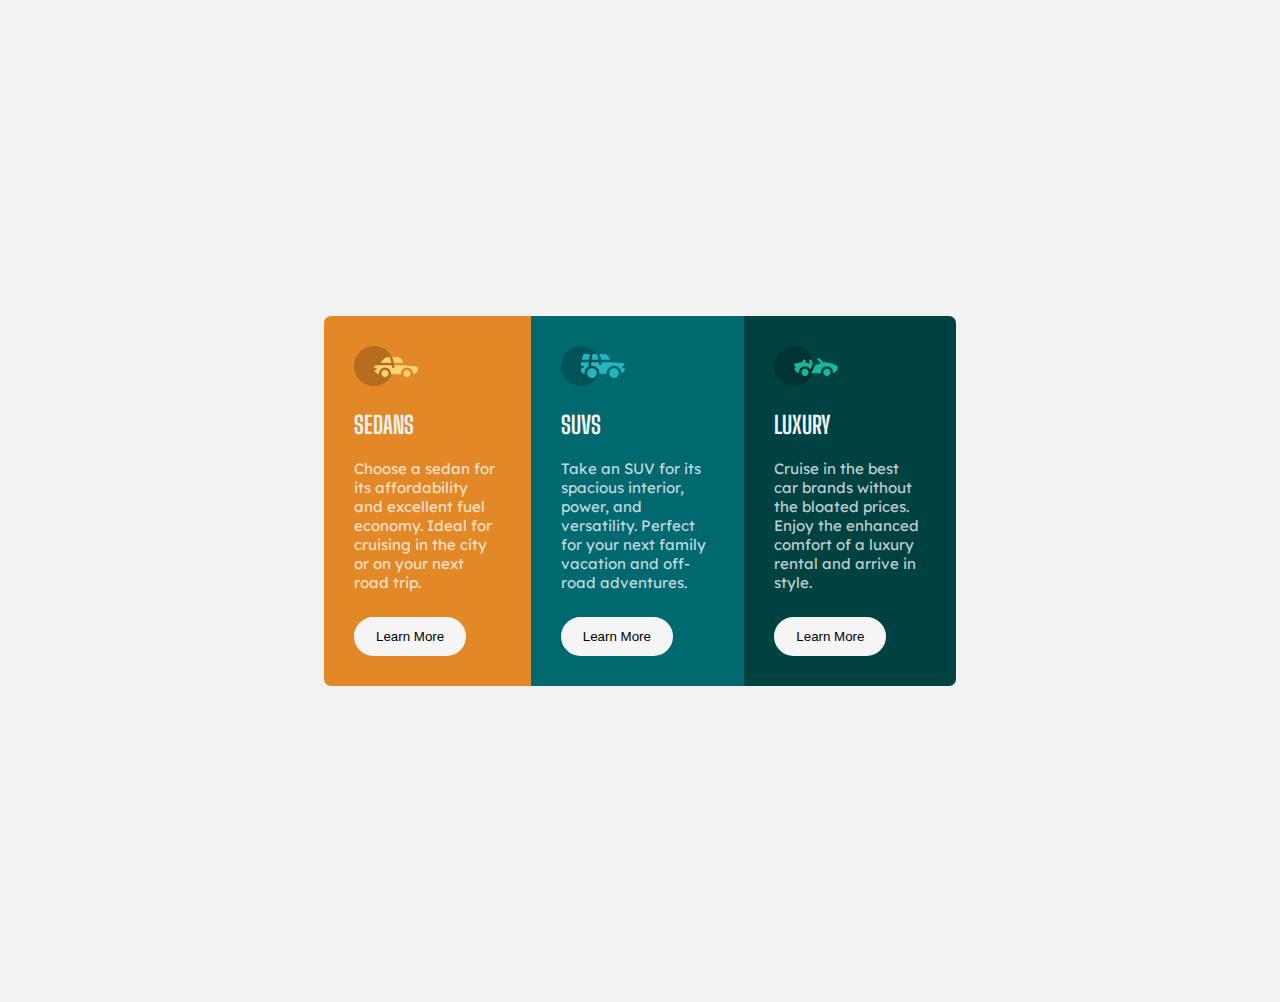
<file: index.html>
<!DOCTYPE html>
<html lang="en">
  <head>
    <meta charset="UTF-8" />
    <meta http-equiv="X-UA-Compatible" content="IE=edge" />
    <meta name="viewport" content="width=device-width, initial-scale=1.0" />
    <title>Flexbox layout</title>
    <link rel="stylesheet" href="instyle.css" />
    <link rel="preconnect" href="https://fonts.googleapis.com" />
    <link rel="preconnect" href="https://fonts.gstatic.com" crossorigin />
    <link
      href="https://fonts.googleapis.com/css2?family=Big+Shoulders+Display:wght@600&family=Lexend+Deca:wght@300&display=swap"
      rel="stylesheet"
    />
    <link rel="icon" type="image/svg+xml" href="/src/favicon.svg" />
  </head>
  <body>
    <main>
      <div class="content">
        <div class="sedans">
          <img src="icon-sedans.svg" />
          <h2>SEDANS</h2>
          <p>
            Choose a sedan for its affordability and excellent fuel economy.
            Ideal for cruising in the city or on your next road trip.
          </p>

          <button type="button">Learn More</button>
        </div>
        <div class="suvs">
          <img src="icon-suvs.svg" />
          <h2>SUVS</h2>
          <p>
            Take an SUV for its spacious interior, power, and versatility.
            Perfect for your next family vacation and off-road adventures.
          </p>

          <button type="button">Learn More</button>
        </div>
        <div class="luxury">
          <img src="icon-luxury.svg" />
          <h2>LUXURY</h2>
          <p>
            Cruise in the best car brands without the bloated prices. Enjoy the
            enhanced comfort of a luxury rental and arrive in style.
          </p>

          <button type="button">Learn More</button>
        </div>
      </div>
    </main>
  </body>
</html>
</file>
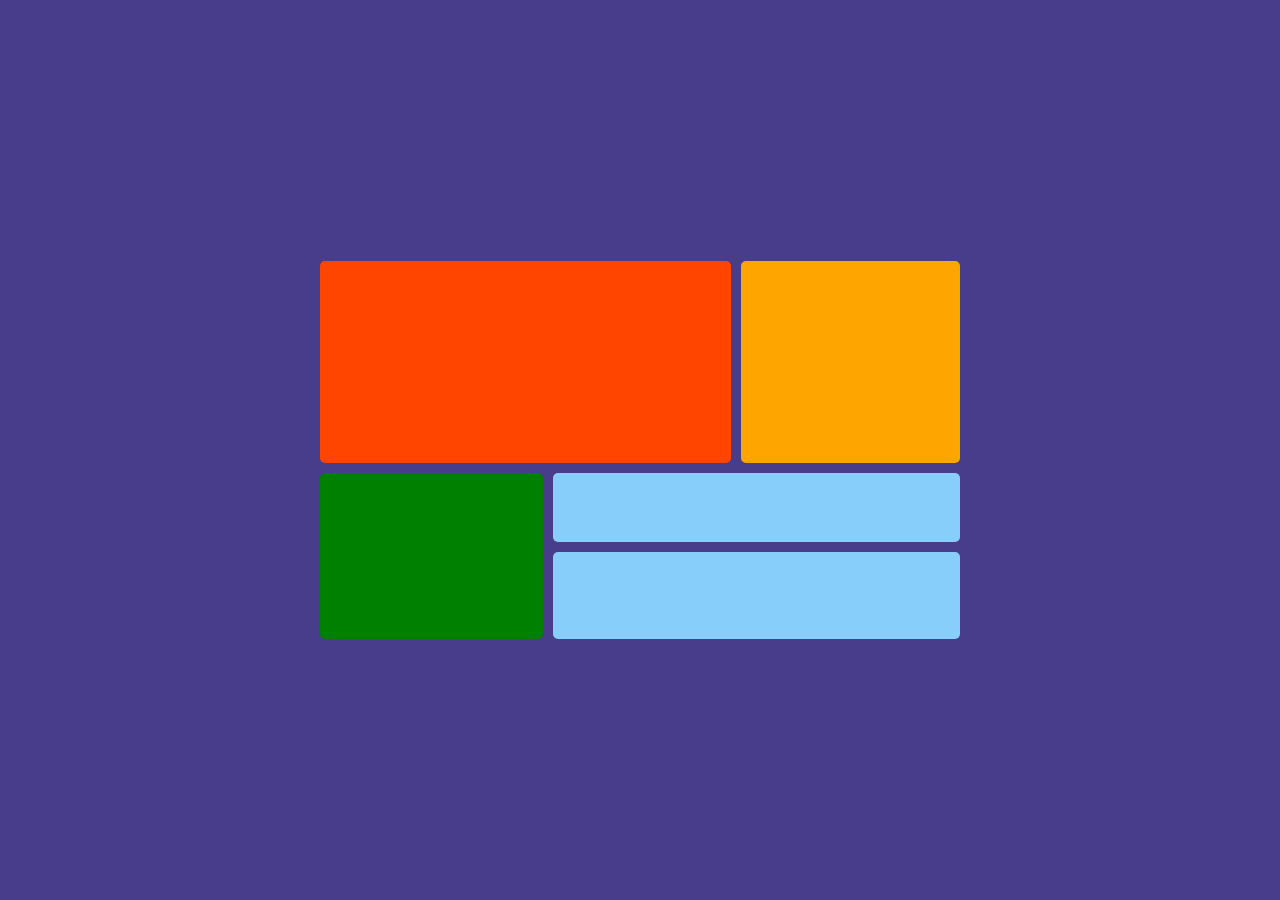
<file: grid.html>
<!DOCTYPE html>
<html lang="en">
  <head>
    <meta charset="UTF-8" />
    <meta http-equiv="X-UA-Compatible" content="IE=edge" />
    <meta name="viewport" content="width=device-width, initial-scale=1.0" />
    <title>Grid layout</title>
    <link rel="stylesheet" href="grstyle.css" />
  </head>
  <body>
    <main>
      <div class="orange">
        <p>&nbsp;</p>
        <p>&nbsp;</p>
        <p>&nbsp;</p>
        <p>&nbsp;</p>
        <p>&nbsp;</p>
        <p>&nbsp;</p>
        <p>&nbsp;</p>
        <p>&nbsp;</p>
        <p>&nbsp;</p>
      </div>
      <div class="yellow"></div>
      <div class="green">
        <p>&nbsp;</p>
        <p>&nbsp;</p>
        <p>&nbsp;</p>
        <p>&nbsp;</p>
        <p>&nbsp;</p>
        <p>&nbsp;</p>
        <p>&nbsp;</p>
      </div>
      <div class="blue1"></div>
      <div class="blue2">
        <p>&nbsp;</p>
      </div>
    </main>
  </body>
</html>
</file>
<file: instyle.css>
body {
  background-color: hsl(0, 0%, 95%);
}

main {
  display: flex;
  flex-direction: row;
  width: 50%;
  margin: 25%;
  justify-content: center;
  align-items: center;
}

h2 {
  color: hsl(0, 0%, 95%);
  font-family: "Big Shoulders Display";
  font-weight: 700px;
}

p {
  font-size: 15px;
  font-family: "Lexend Deca";
  color: hsla(0, 0%, 100%, 0.75);
  font-weight: 400px;
}

.content {
  display: flex;
  flex-direction: row;
}

.sedans {
  background-color: hsl(31, 77%, 52%);
  padding: 30px;
  border-top-left-radius: 7px;
  border-bottom-left-radius: 7px;
  border: none;
}

.suvs {
  background-color: hsl(184, 100%, 22%);
  padding: 30px;
}

.luxury {
  background-color: hsl(179, 100%, 13%);
  padding: 30px;
  border-top-right-radius: 7px;
  border-bottom-right-radius: 7px;
  border: none;
}

.buttons {
  text-align: left;
  margin-top: 10px;
}

button {
  text-align: left;
  margin-top: 10px;
  padding: 10px 20px;
  color: black;
  text-decoration: none;
  background-color: whitesmoke;
  border-radius: 50px;
  border: 2px solid whitesmoke;
  margin-right: 20px;
  transition-duration: 0.5s;
  display: inline-flex;
  cursor: pointer;
}

button:hover {
  background-color: transparent;
}
</file>
<file: grstyle.css>
* {
  margin: 0;
  padding: 0;
}

body {
  background-color: darkslateblue;
  display: flex;
  place-items: center;
  min-height: 100vh;
}

main {
  display: grid;
  grid-template-areas:
    "a a b"
    "c d d"
    "c e e";
  gap: 10px;
  width: 50%;
  margin: auto;
}

main div {
  padding: 20px;
  text-align: center;
  border-radius: 5px;
}

.orange {
  background-color: orangered;
  grid-area: a;
}

.yellow {
  background-color: orange;
  grid-area: b;
}

.green {
  background-color: green;
  grid-area: c;
}

.blue1 {
  background-color: lightskyblue;
  grid-area: d;
}

.blue2 {
  background-color: lightskyblue;
  grid-area: e;
}
</file>
